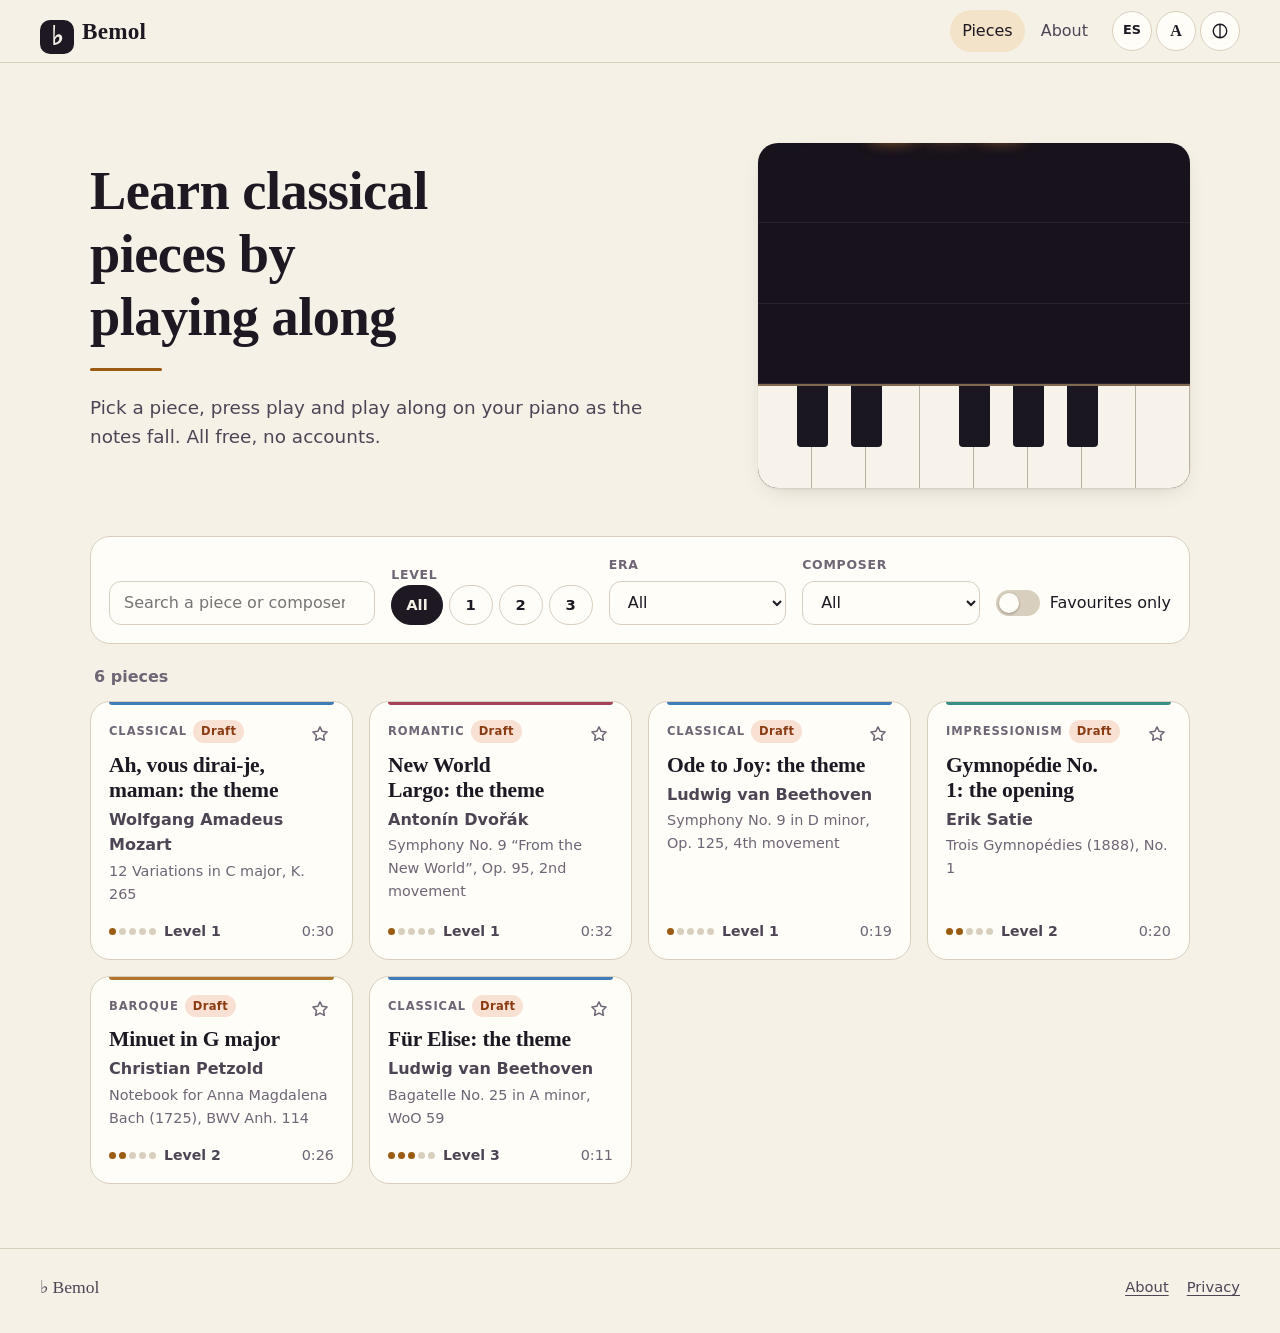
<file: index.html>
<!doctype html>
<html lang="es">
  <head>
    <meta http-equiv="Content-Security-Policy" content="default-src 'self'; script-src 'self'; style-src 'self' 'unsafe-inline'; img-src 'self' data:; media-src 'self' blob: https:; connect-src 'self'; font-src 'self'; worker-src 'self' blob:; manifest-src 'self'; object-src 'none'; base-uri 'self'; form-action 'none'" />
    <meta charset="UTF-8" />
    <meta name="viewport" content="width=device-width, initial-scale=1, viewport-fit=cover" />
    <meta name="theme-color" content="#15111a" />
    <meta name="color-scheme" content="light dark" />
    <meta name="referrer" content="strict-origin-when-cross-origin" />
    <link rel="icon" href="/favicon.svg" type="image/svg+xml" />
    <link rel="apple-touch-icon" href="/apple-touch-icon.png" />
    <!--bemol:meta:start-->
    <title>Bemol · Piano clásico</title>
    <meta name="description" content="Piezas de música clásica con notas que caen sobre un teclado. Toca a la vez en tu piano. Gratis, sin cuentas y en cualquier navegador." />
    <link rel="canonical" href="https://bemolpiano.github.io/" />
    <meta property="og:type" content="website" />
    <meta property="og:site_name" content="Bemol" />
    <meta property="og:locale" content="es_ES" />
    <meta property="og:title" content="Bemol · Piano clásico" />
    <meta property="og:description" content="Piezas de música clásica con notas que caen sobre un teclado. Toca a la vez en tu piano. Gratis, sin cuentas y en cualquier navegador." />
    <meta property="og:url" content="https://bemolpiano.github.io/" />
    <meta property="og:image" content="https://bemolpiano.github.io/og.png" />
    <meta property="og:image:width" content="1200" />
    <meta property="og:image:height" content="630" />
    <meta name="twitter:card" content="summary_large_image" />
    <!--bemol:meta:end-->
    <script type="module" crossorigin src="/assets/index-Bh2YSdq-.js"></script>
    <link rel="modulepreload" crossorigin href="/assets/rolldown-runtime-DN1TCW_I.js">
    <link rel="stylesheet" crossorigin href="/assets/index-C6fYQofJ.css">
  <link rel="manifest" href="/manifest.webmanifest"></head>
  <body>
    <div id="root"></div>
    <noscript>Bemol necesita JavaScript para reproducir las piezas.</noscript>
  </body>
</html>
</file>
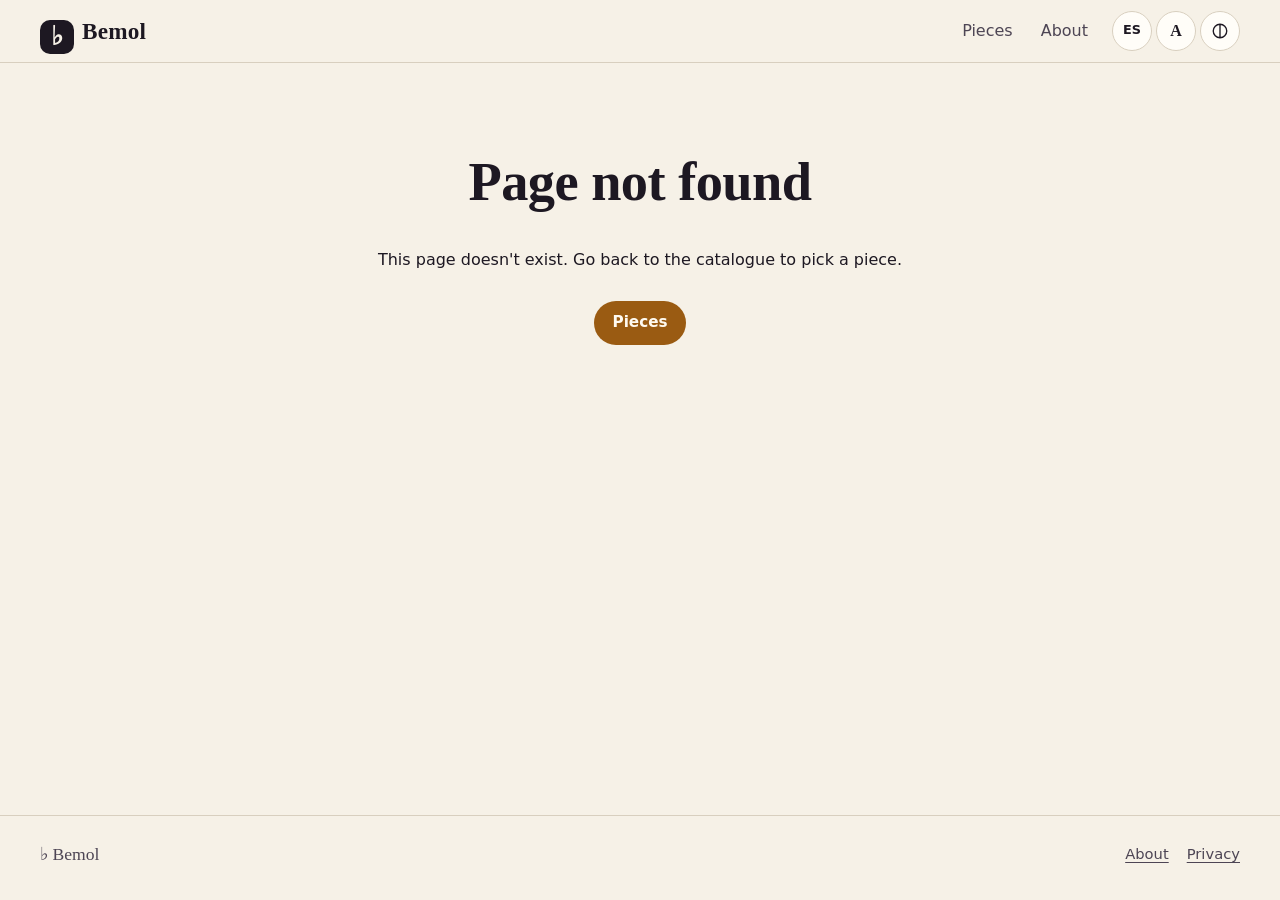
<file: acerca/index.html>
<!doctype html>
<html lang="es">
  <head>
    <meta http-equiv="Content-Security-Policy" content="default-src 'self'; script-src 'self'; style-src 'self' 'unsafe-inline'; img-src 'self' data:; media-src 'self' blob: https:; connect-src 'self'; font-src 'self'; worker-src 'self' blob:; manifest-src 'self'; object-src 'none'; base-uri 'self'; form-action 'none'" />
    <meta charset="UTF-8" />
    <meta name="viewport" content="width=device-width, initial-scale=1, viewport-fit=cover" />
    <meta name="theme-color" content="#15111a" />
    <meta name="color-scheme" content="light dark" />
    <meta name="referrer" content="strict-origin-when-cross-origin" />
    <link rel="icon" href="/favicon.svg" type="image/svg+xml" />
    <link rel="apple-touch-icon" href="/apple-touch-icon.png" />
    <!--bemol:meta:start-->
    <title>Acerca de Bemol</title>
    <meta name="description" content="Piezas de música clásica con notas que caen sobre un teclado. Toca a la vez en tu piano. Gratis, sin cuentas y en cualquier navegador." />
    <link rel="canonical" href="https://bemolpiano.github.io/acerca/" />
    <meta property="og:type" content="website" />
    <meta property="og:site_name" content="Bemol" />
    <meta property="og:locale" content="es_ES" />
    <meta property="og:title" content="Acerca de Bemol" />
    <meta property="og:description" content="Piezas de música clásica con notas que caen sobre un teclado. Toca a la vez en tu piano. Gratis, sin cuentas y en cualquier navegador." />
    <meta property="og:url" content="https://bemolpiano.github.io/acerca/" />
    <meta property="og:image" content="https://bemolpiano.github.io/og.png" />
    <meta property="og:image:width" content="1200" />
    <meta property="og:image:height" content="630" />
    <meta name="twitter:card" content="summary_large_image" />
    <!--bemol:meta:end-->
    <script type="module" crossorigin src="/assets/index-Bh2YSdq-.js"></script>
    <link rel="modulepreload" crossorigin href="/assets/rolldown-runtime-DN1TCW_I.js">
    <link rel="stylesheet" crossorigin href="/assets/index-C6fYQofJ.css">
  <link rel="manifest" href="/manifest.webmanifest"></head>
  <body>
    <div id="root"></div>
    <noscript>Bemol necesita JavaScript para reproducir las piezas.</noscript>
  </body>
</html>
</file>
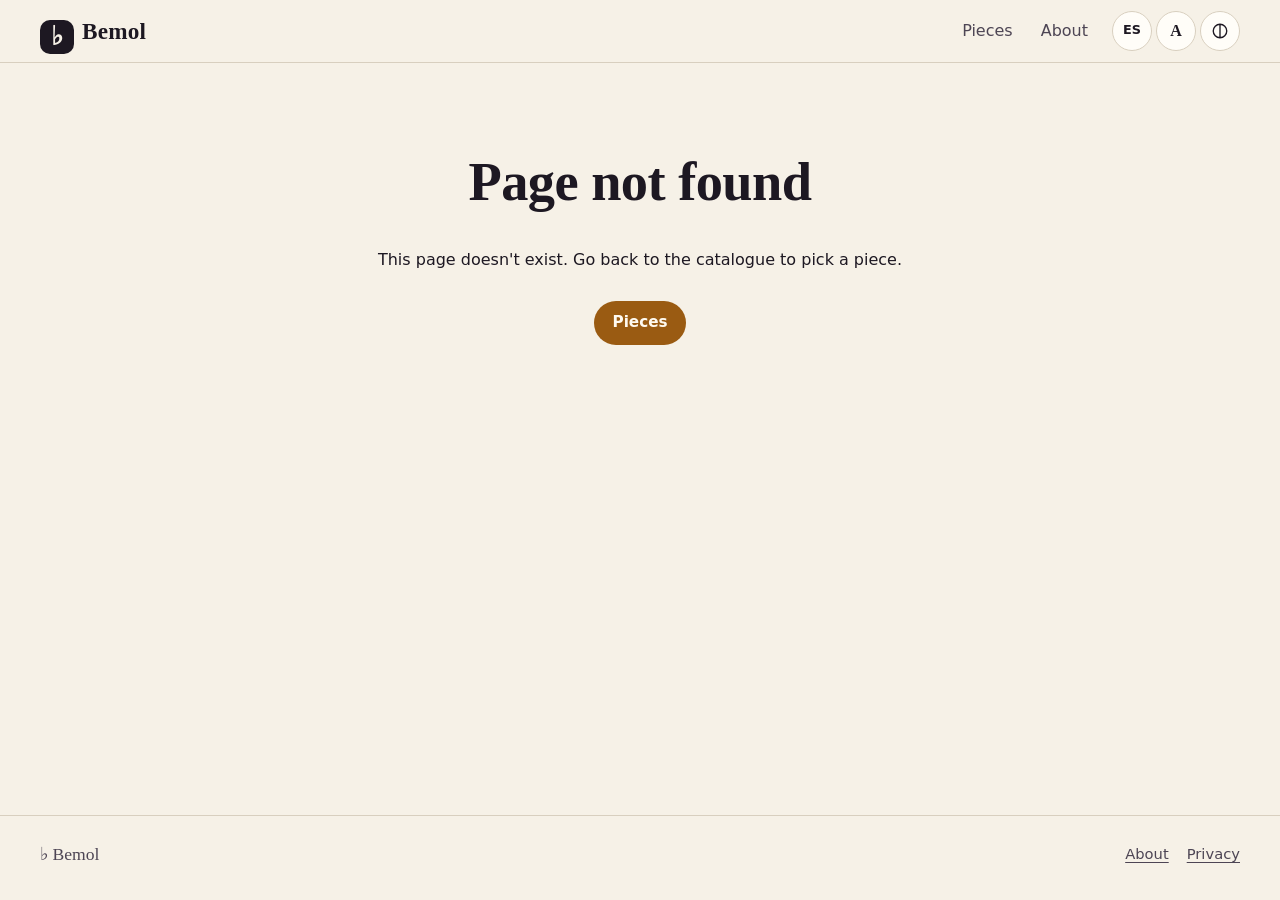
<file: privacidad/index.html>
<!doctype html>
<html lang="es">
  <head>
    <meta http-equiv="Content-Security-Policy" content="default-src 'self'; script-src 'self'; style-src 'self' 'unsafe-inline'; img-src 'self' data:; media-src 'self' blob: https:; connect-src 'self'; font-src 'self'; worker-src 'self' blob:; manifest-src 'self'; object-src 'none'; base-uri 'self'; form-action 'none'" />
    <meta charset="UTF-8" />
    <meta name="viewport" content="width=device-width, initial-scale=1, viewport-fit=cover" />
    <meta name="theme-color" content="#15111a" />
    <meta name="color-scheme" content="light dark" />
    <meta name="referrer" content="strict-origin-when-cross-origin" />
    <link rel="icon" href="/favicon.svg" type="image/svg+xml" />
    <link rel="apple-touch-icon" href="/apple-touch-icon.png" />
    <!--bemol:meta:start-->
    <title>Privacidad · Bemol</title>
    <meta name="description" content="Piezas de música clásica con notas que caen sobre un teclado. Toca a la vez en tu piano. Gratis, sin cuentas y en cualquier navegador." />
    <link rel="canonical" href="https://bemolpiano.github.io/privacidad/" />
    <meta property="og:type" content="website" />
    <meta property="og:site_name" content="Bemol" />
    <meta property="og:locale" content="es_ES" />
    <meta property="og:title" content="Privacidad · Bemol" />
    <meta property="og:description" content="Piezas de música clásica con notas que caen sobre un teclado. Toca a la vez en tu piano. Gratis, sin cuentas y en cualquier navegador." />
    <meta property="og:url" content="https://bemolpiano.github.io/privacidad/" />
    <meta property="og:image" content="https://bemolpiano.github.io/og.png" />
    <meta property="og:image:width" content="1200" />
    <meta property="og:image:height" content="630" />
    <meta name="twitter:card" content="summary_large_image" />
    <!--bemol:meta:end-->
    <script type="module" crossorigin src="/assets/index-Bh2YSdq-.js"></script>
    <link rel="modulepreload" crossorigin href="/assets/rolldown-runtime-DN1TCW_I.js">
    <link rel="stylesheet" crossorigin href="/assets/index-C6fYQofJ.css">
  <link rel="manifest" href="/manifest.webmanifest"></head>
  <body>
    <div id="root"></div>
    <noscript>Bemol necesita JavaScript para reproducir las piezas.</noscript>
  </body>
</html>
</file>
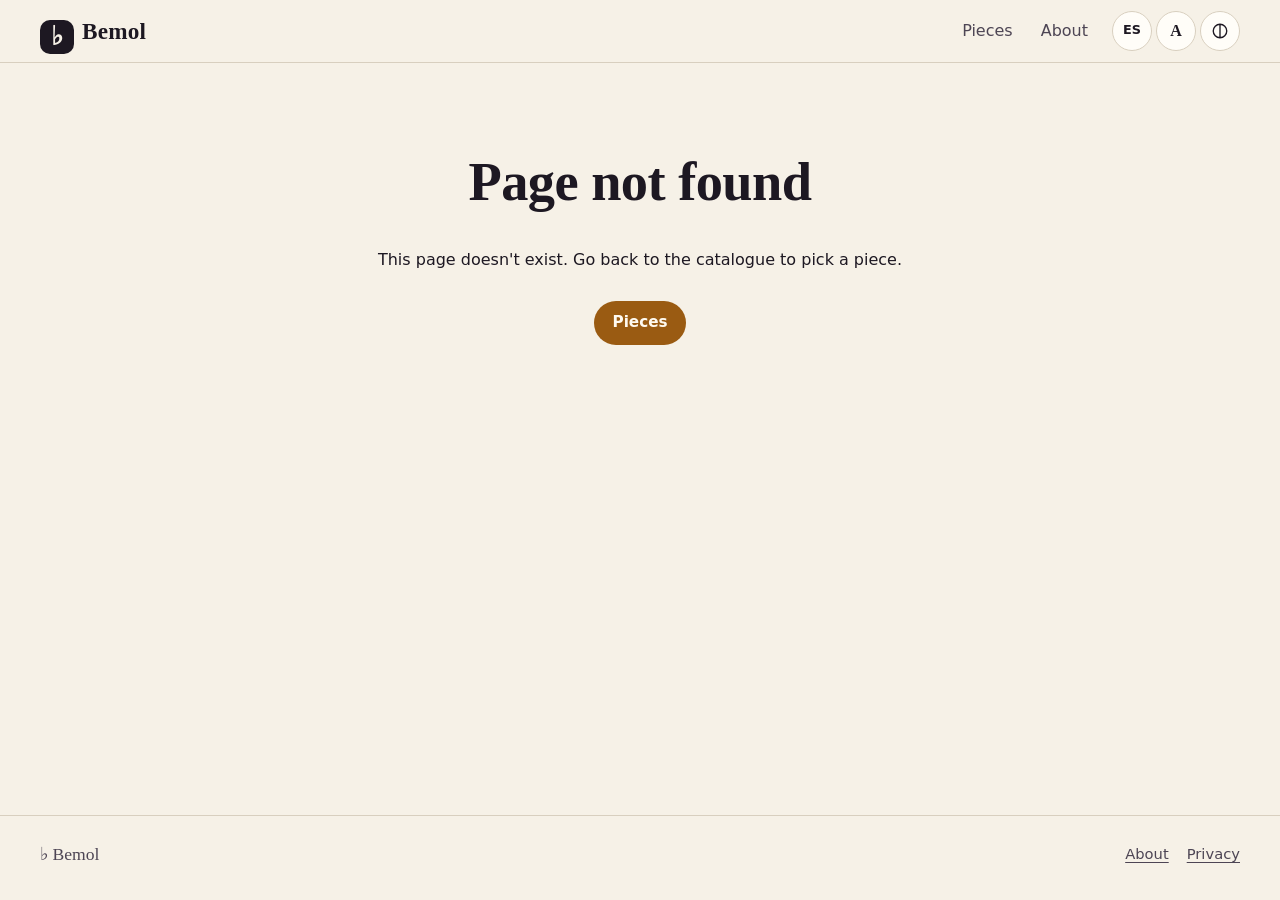
<file: pieza/beethoven-ode-to-joy-intro/index.html>
<!doctype html>
<html lang="es">
  <head>
    <meta http-equiv="Content-Security-Policy" content="default-src 'self'; script-src 'self'; style-src 'self' 'unsafe-inline'; img-src 'self' data:; media-src 'self' blob: https:; connect-src 'self'; font-src 'self'; worker-src 'self' blob:; manifest-src 'self'; object-src 'none'; base-uri 'self'; form-action 'none'" />
    <meta charset="UTF-8" />
    <meta name="viewport" content="width=device-width, initial-scale=1, viewport-fit=cover" />
    <meta name="theme-color" content="#15111a" />
    <meta name="color-scheme" content="light dark" />
    <meta name="referrer" content="strict-origin-when-cross-origin" />
    <link rel="icon" href="/favicon.svg" type="image/svg+xml" />
    <link rel="apple-touch-icon" href="/apple-touch-icon.png" />
    <!--bemol:meta:start-->
    <title>Oda a la Alegría: el tema · Ludwig van Beethoven · Bemol</title>
    <meta name="description" content="Sinfonía n.º 9 en re menor, Op. 125, 4.º movimiento. Ludwig van Beethoven. Nivel 1. Apréndela gratis con notas que caen sobre el teclado." />
    <link rel="canonical" href="https://bemolpiano.github.io/pieza/beethoven-ode-to-joy-intro/" />
    <meta property="og:type" content="website" />
    <meta property="og:site_name" content="Bemol" />
    <meta property="og:locale" content="es_ES" />
    <meta property="og:title" content="Oda a la Alegría: el tema · Ludwig van Beethoven · Bemol" />
    <meta property="og:description" content="Sinfonía n.º 9 en re menor, Op. 125, 4.º movimiento. Ludwig van Beethoven. Nivel 1. Apréndela gratis con notas que caen sobre el teclado." />
    <meta property="og:url" content="https://bemolpiano.github.io/pieza/beethoven-ode-to-joy-intro/" />
    <meta property="og:image" content="https://bemolpiano.github.io/og.png" />
    <meta property="og:image:width" content="1200" />
    <meta property="og:image:height" content="630" />
    <meta name="twitter:card" content="summary_large_image" />
    <!--bemol:meta:end-->
    <script type="module" crossorigin src="/assets/index-Bh2YSdq-.js"></script>
    <link rel="modulepreload" crossorigin href="/assets/rolldown-runtime-DN1TCW_I.js">
    <link rel="stylesheet" crossorigin href="/assets/index-C6fYQofJ.css">
  <link rel="manifest" href="/manifest.webmanifest"></head>
  <body>
    <div id="root"></div>
    <noscript>Bemol necesita JavaScript para reproducir las piezas.</noscript>
  </body>
</html>
</file>
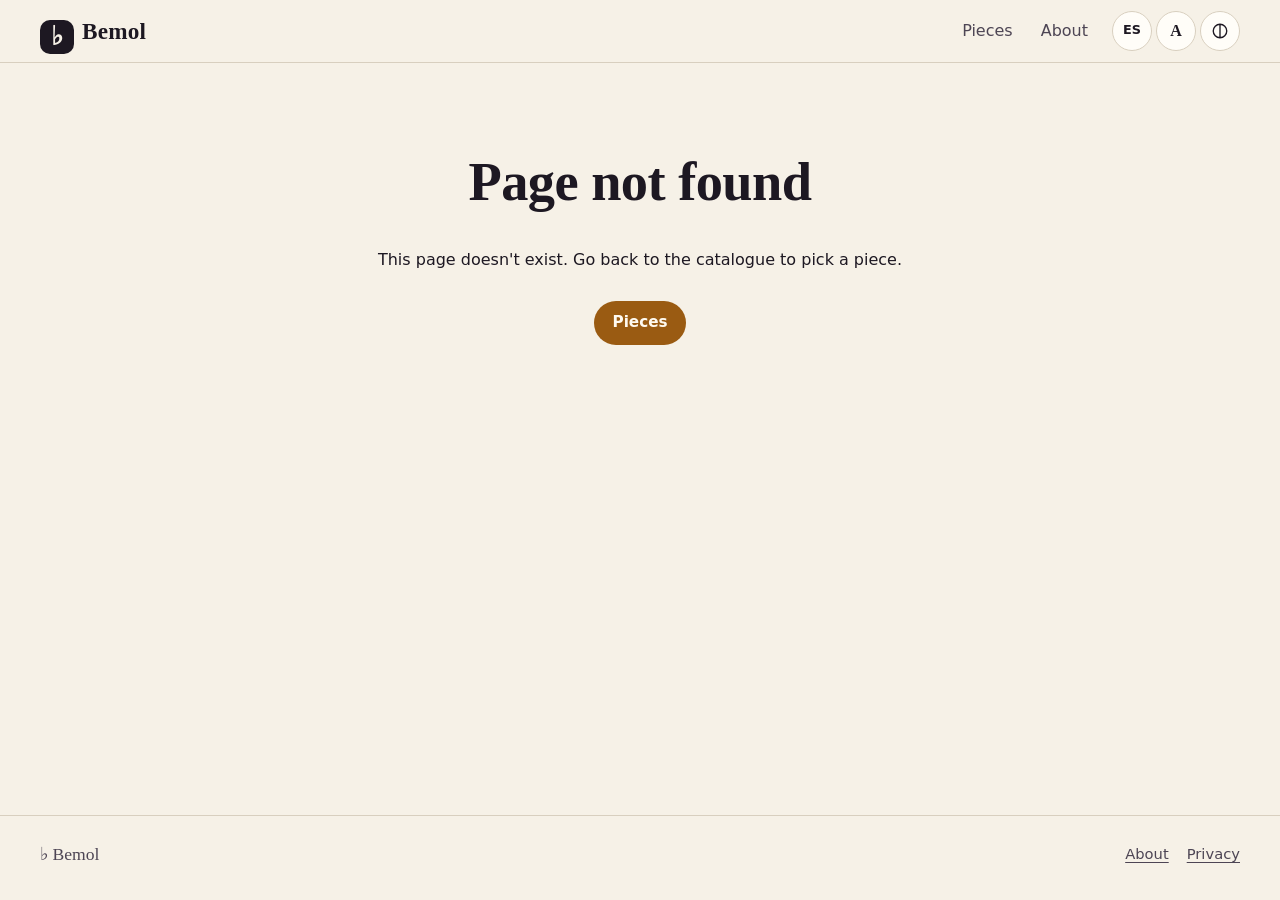
<file: pieza/beethoven-para-elisa-tema/index.html>
<!doctype html>
<html lang="es">
  <head>
    <meta http-equiv="Content-Security-Policy" content="default-src 'self'; script-src 'self'; style-src 'self' 'unsafe-inline'; img-src 'self' data:; media-src 'self' blob: https:; connect-src 'self'; font-src 'self'; worker-src 'self' blob:; manifest-src 'self'; object-src 'none'; base-uri 'self'; form-action 'none'" />
    <meta charset="UTF-8" />
    <meta name="viewport" content="width=device-width, initial-scale=1, viewport-fit=cover" />
    <meta name="theme-color" content="#15111a" />
    <meta name="color-scheme" content="light dark" />
    <meta name="referrer" content="strict-origin-when-cross-origin" />
    <link rel="icon" href="/favicon.svg" type="image/svg+xml" />
    <link rel="apple-touch-icon" href="/apple-touch-icon.png" />
    <!--bemol:meta:start-->
    <title>Para Elisa: el tema · Ludwig van Beethoven · Bemol</title>
    <meta name="description" content="Bagatela n.º 25 en la menor, WoO 59. Ludwig van Beethoven. Nivel 3. Apréndela gratis con notas que caen sobre el teclado." />
    <link rel="canonical" href="https://bemolpiano.github.io/pieza/beethoven-para-elisa-tema/" />
    <meta property="og:type" content="website" />
    <meta property="og:site_name" content="Bemol" />
    <meta property="og:locale" content="es_ES" />
    <meta property="og:title" content="Para Elisa: el tema · Ludwig van Beethoven · Bemol" />
    <meta property="og:description" content="Bagatela n.º 25 en la menor, WoO 59. Ludwig van Beethoven. Nivel 3. Apréndela gratis con notas que caen sobre el teclado." />
    <meta property="og:url" content="https://bemolpiano.github.io/pieza/beethoven-para-elisa-tema/" />
    <meta property="og:image" content="https://bemolpiano.github.io/og.png" />
    <meta property="og:image:width" content="1200" />
    <meta property="og:image:height" content="630" />
    <meta name="twitter:card" content="summary_large_image" />
    <!--bemol:meta:end-->
    <script type="module" crossorigin src="/assets/index-Bh2YSdq-.js"></script>
    <link rel="modulepreload" crossorigin href="/assets/rolldown-runtime-DN1TCW_I.js">
    <link rel="stylesheet" crossorigin href="/assets/index-C6fYQofJ.css">
  <link rel="manifest" href="/manifest.webmanifest"></head>
  <body>
    <div id="root"></div>
    <noscript>Bemol necesita JavaScript para reproducir las piezas.</noscript>
  </body>
</html>
</file>
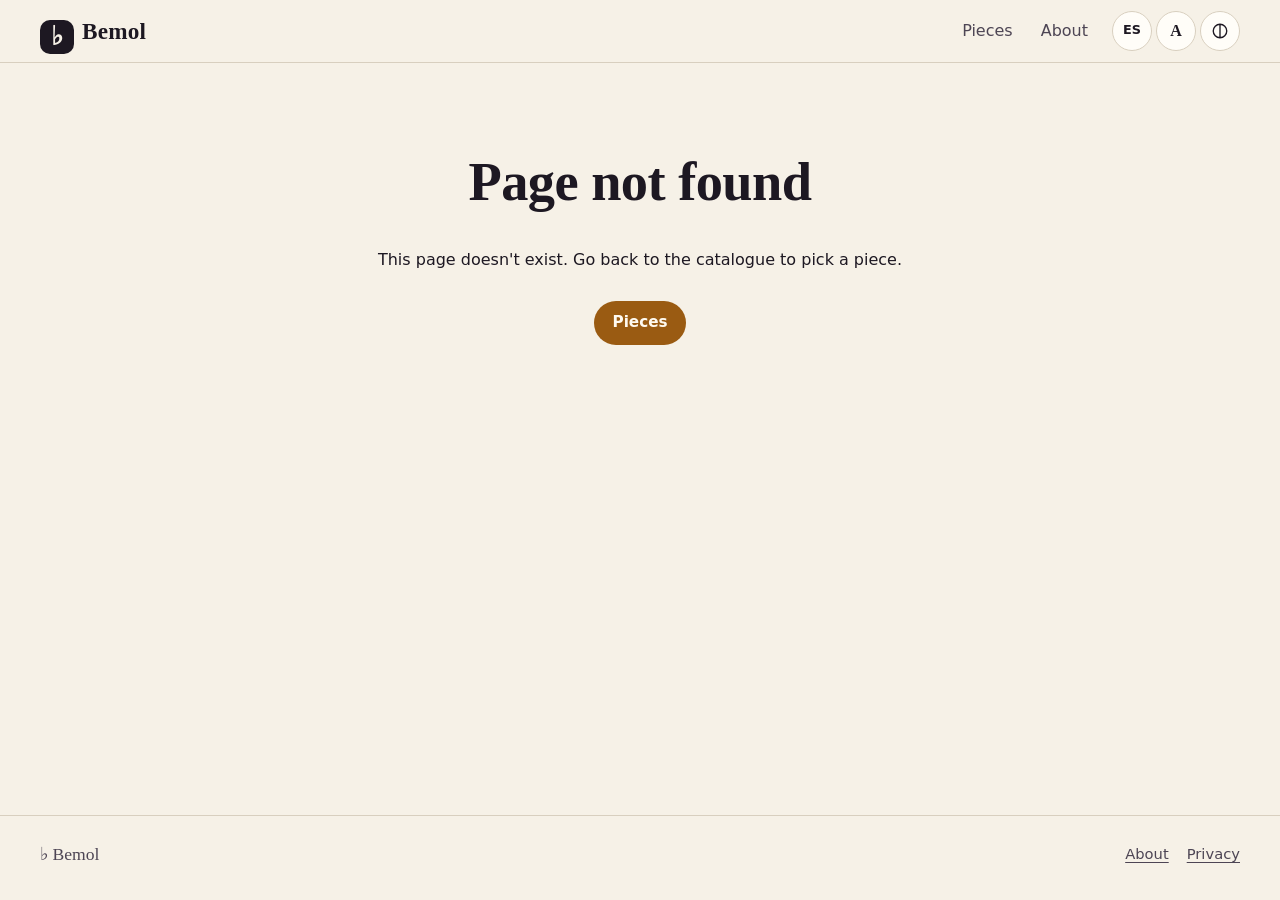
<file: pieza/dvorak-largo-nuevo-mundo-tema/index.html>
<!doctype html>
<html lang="es">
  <head>
    <meta http-equiv="Content-Security-Policy" content="default-src 'self'; script-src 'self'; style-src 'self' 'unsafe-inline'; img-src 'self' data:; media-src 'self' blob: https:; connect-src 'self'; font-src 'self'; worker-src 'self' blob:; manifest-src 'self'; object-src 'none'; base-uri 'self'; form-action 'none'" />
    <meta charset="UTF-8" />
    <meta name="viewport" content="width=device-width, initial-scale=1, viewport-fit=cover" />
    <meta name="theme-color" content="#15111a" />
    <meta name="color-scheme" content="light dark" />
    <meta name="referrer" content="strict-origin-when-cross-origin" />
    <link rel="icon" href="/favicon.svg" type="image/svg+xml" />
    <link rel="apple-touch-icon" href="/apple-touch-icon.png" />
    <!--bemol:meta:start-->
    <title>Largo del Nuevo Mundo: el tema · Antonín Dvořák · Bemol</title>
    <meta name="description" content="Sinfonía n.º 9 «Del Nuevo Mundo», Op. 95, 2.º movimiento. Antonín Dvořák. Nivel 1. Apréndela gratis con notas que caen sobre el teclado." />
    <link rel="canonical" href="https://bemolpiano.github.io/pieza/dvorak-largo-nuevo-mundo-tema/" />
    <meta property="og:type" content="website" />
    <meta property="og:site_name" content="Bemol" />
    <meta property="og:locale" content="es_ES" />
    <meta property="og:title" content="Largo del Nuevo Mundo: el tema · Antonín Dvořák · Bemol" />
    <meta property="og:description" content="Sinfonía n.º 9 «Del Nuevo Mundo», Op. 95, 2.º movimiento. Antonín Dvořák. Nivel 1. Apréndela gratis con notas que caen sobre el teclado." />
    <meta property="og:url" content="https://bemolpiano.github.io/pieza/dvorak-largo-nuevo-mundo-tema/" />
    <meta property="og:image" content="https://bemolpiano.github.io/og.png" />
    <meta property="og:image:width" content="1200" />
    <meta property="og:image:height" content="630" />
    <meta name="twitter:card" content="summary_large_image" />
    <!--bemol:meta:end-->
    <script type="module" crossorigin src="/assets/index-Bh2YSdq-.js"></script>
    <link rel="modulepreload" crossorigin href="/assets/rolldown-runtime-DN1TCW_I.js">
    <link rel="stylesheet" crossorigin href="/assets/index-C6fYQofJ.css">
  <link rel="manifest" href="/manifest.webmanifest"></head>
  <body>
    <div id="root"></div>
    <noscript>Bemol necesita JavaScript para reproducir las piezas.</noscript>
  </body>
</html>
</file>
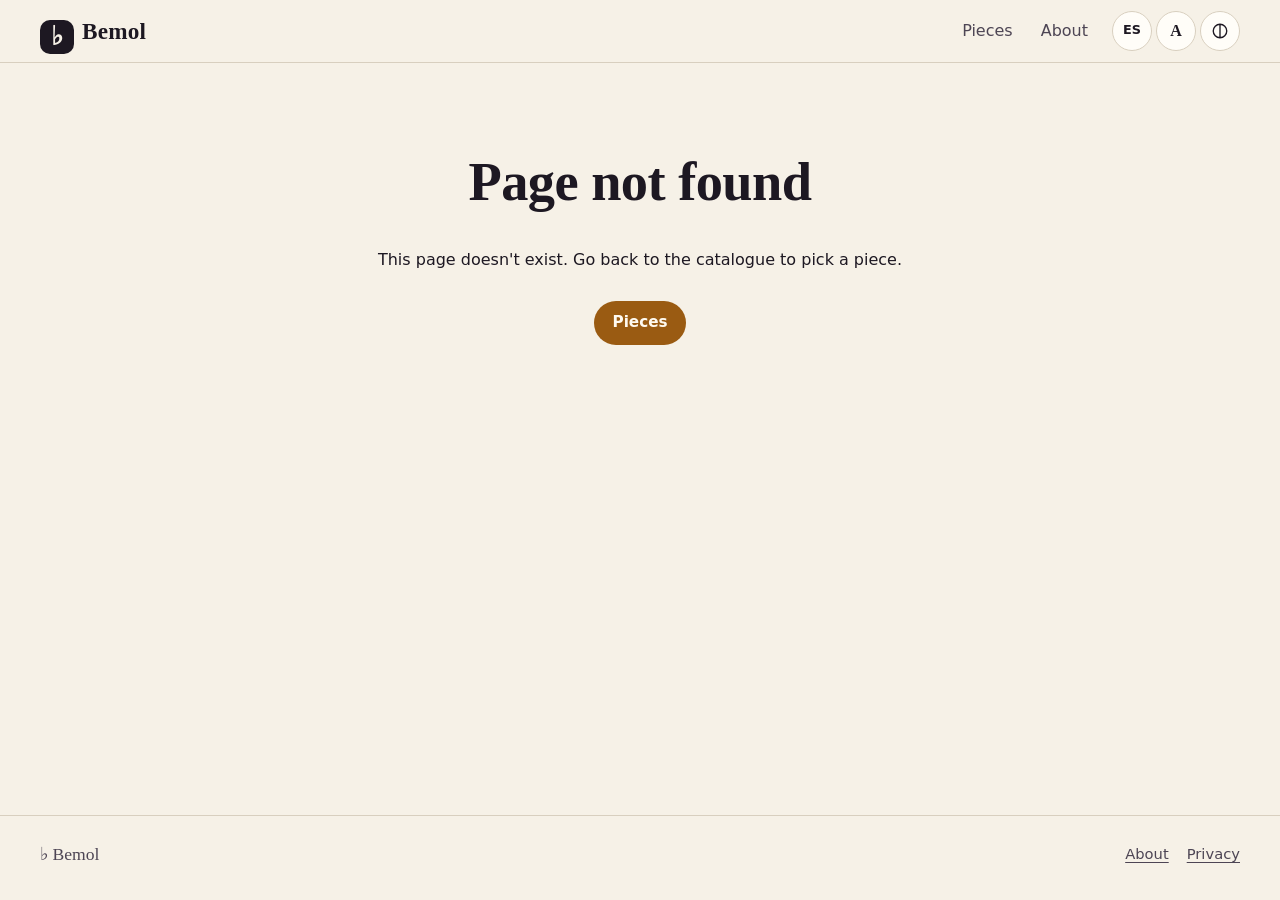
<file: pieza/mozart-ah-vous-dirai-je-maman-tema/index.html>
<!doctype html>
<html lang="es">
  <head>
    <meta http-equiv="Content-Security-Policy" content="default-src 'self'; script-src 'self'; style-src 'self' 'unsafe-inline'; img-src 'self' data:; media-src 'self' blob: https:; connect-src 'self'; font-src 'self'; worker-src 'self' blob:; manifest-src 'self'; object-src 'none'; base-uri 'self'; form-action 'none'" />
    <meta charset="UTF-8" />
    <meta name="viewport" content="width=device-width, initial-scale=1, viewport-fit=cover" />
    <meta name="theme-color" content="#15111a" />
    <meta name="color-scheme" content="light dark" />
    <meta name="referrer" content="strict-origin-when-cross-origin" />
    <link rel="icon" href="/favicon.svg" type="image/svg+xml" />
    <link rel="apple-touch-icon" href="/apple-touch-icon.png" />
    <!--bemol:meta:start-->
    <title>Ah, vous dirai-je, maman: el tema · Wolfgang Amadeus Mozart · Bemol</title>
    <meta name="description" content="12 variaciones en Do mayor, K. 265. Wolfgang Amadeus Mozart. Nivel 1. Apréndela gratis con notas que caen sobre el teclado." />
    <link rel="canonical" href="https://bemolpiano.github.io/pieza/mozart-ah-vous-dirai-je-maman-tema/" />
    <meta property="og:type" content="website" />
    <meta property="og:site_name" content="Bemol" />
    <meta property="og:locale" content="es_ES" />
    <meta property="og:title" content="Ah, vous dirai-je, maman: el tema · Wolfgang Amadeus Mozart · Bemol" />
    <meta property="og:description" content="12 variaciones en Do mayor, K. 265. Wolfgang Amadeus Mozart. Nivel 1. Apréndela gratis con notas que caen sobre el teclado." />
    <meta property="og:url" content="https://bemolpiano.github.io/pieza/mozart-ah-vous-dirai-je-maman-tema/" />
    <meta property="og:image" content="https://bemolpiano.github.io/og.png" />
    <meta property="og:image:width" content="1200" />
    <meta property="og:image:height" content="630" />
    <meta name="twitter:card" content="summary_large_image" />
    <!--bemol:meta:end-->
    <script type="module" crossorigin src="/assets/index-Bh2YSdq-.js"></script>
    <link rel="modulepreload" crossorigin href="/assets/rolldown-runtime-DN1TCW_I.js">
    <link rel="stylesheet" crossorigin href="/assets/index-C6fYQofJ.css">
  <link rel="manifest" href="/manifest.webmanifest"></head>
  <body>
    <div id="root"></div>
    <noscript>Bemol necesita JavaScript para reproducir las piezas.</noscript>
  </body>
</html>
</file>
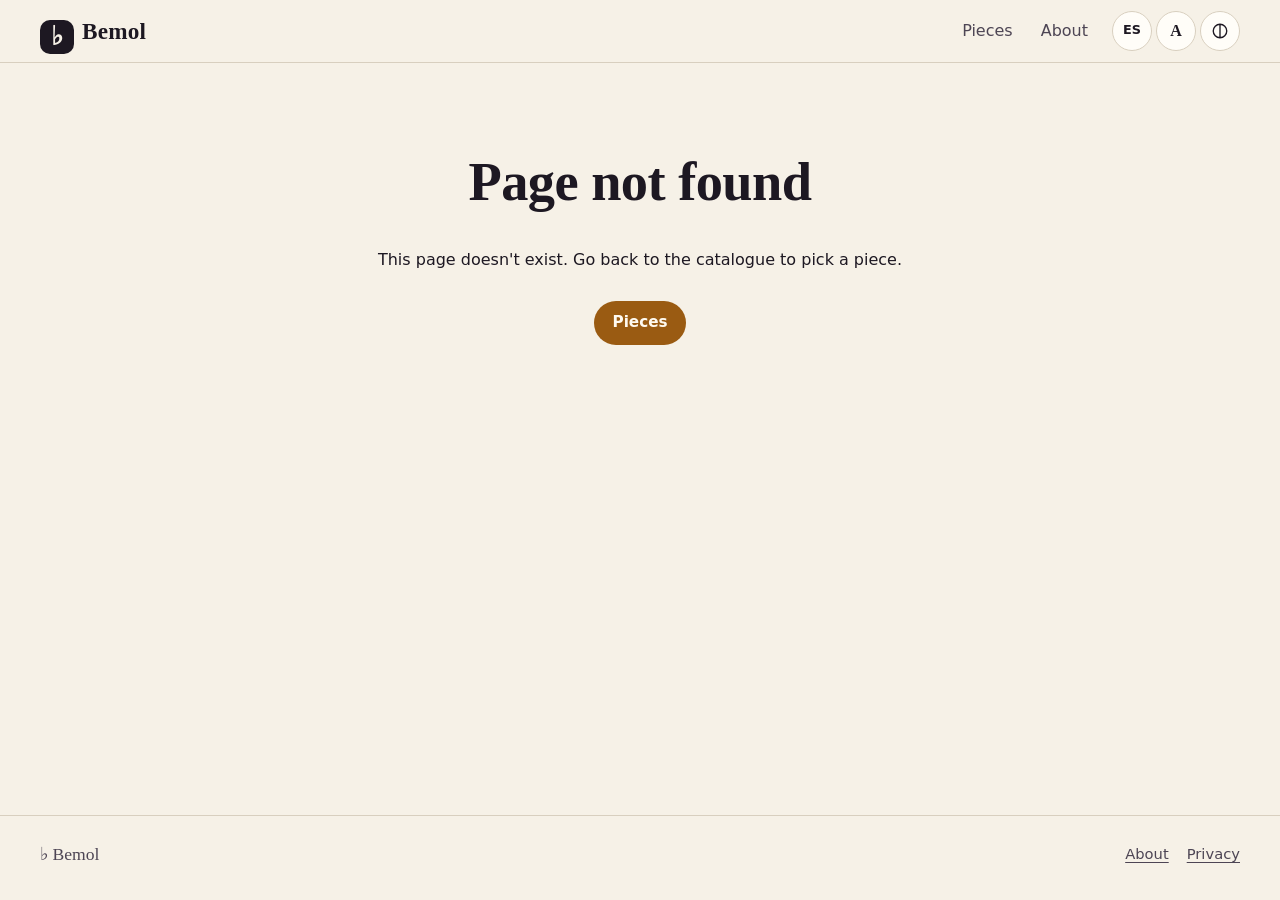
<file: pieza/petzold-minueto-en-sol/index.html>
<!doctype html>
<html lang="es">
  <head>
    <meta http-equiv="Content-Security-Policy" content="default-src 'self'; script-src 'self'; style-src 'self' 'unsafe-inline'; img-src 'self' data:; media-src 'self' blob: https:; connect-src 'self'; font-src 'self'; worker-src 'self' blob:; manifest-src 'self'; object-src 'none'; base-uri 'self'; form-action 'none'" />
    <meta charset="UTF-8" />
    <meta name="viewport" content="width=device-width, initial-scale=1, viewport-fit=cover" />
    <meta name="theme-color" content="#15111a" />
    <meta name="color-scheme" content="light dark" />
    <meta name="referrer" content="strict-origin-when-cross-origin" />
    <link rel="icon" href="/favicon.svg" type="image/svg+xml" />
    <link rel="apple-touch-icon" href="/apple-touch-icon.png" />
    <!--bemol:meta:start-->
    <title>Minueto en Sol mayor · Christian Petzold · Bemol</title>
    <meta name="description" content="Cuaderno de Anna Magdalena Bach (1725), BWV Anh. 114. Christian Petzold. Nivel 2. Apréndela gratis con notas que caen sobre el teclado." />
    <link rel="canonical" href="https://bemolpiano.github.io/pieza/petzold-minueto-en-sol/" />
    <meta property="og:type" content="website" />
    <meta property="og:site_name" content="Bemol" />
    <meta property="og:locale" content="es_ES" />
    <meta property="og:title" content="Minueto en Sol mayor · Christian Petzold · Bemol" />
    <meta property="og:description" content="Cuaderno de Anna Magdalena Bach (1725), BWV Anh. 114. Christian Petzold. Nivel 2. Apréndela gratis con notas que caen sobre el teclado." />
    <meta property="og:url" content="https://bemolpiano.github.io/pieza/petzold-minueto-en-sol/" />
    <meta property="og:image" content="https://bemolpiano.github.io/og.png" />
    <meta property="og:image:width" content="1200" />
    <meta property="og:image:height" content="630" />
    <meta name="twitter:card" content="summary_large_image" />
    <!--bemol:meta:end-->
    <script type="module" crossorigin src="/assets/index-Bh2YSdq-.js"></script>
    <link rel="modulepreload" crossorigin href="/assets/rolldown-runtime-DN1TCW_I.js">
    <link rel="stylesheet" crossorigin href="/assets/index-C6fYQofJ.css">
  <link rel="manifest" href="/manifest.webmanifest"></head>
  <body>
    <div id="root"></div>
    <noscript>Bemol necesita JavaScript para reproducir las piezas.</noscript>
  </body>
</html>
</file>
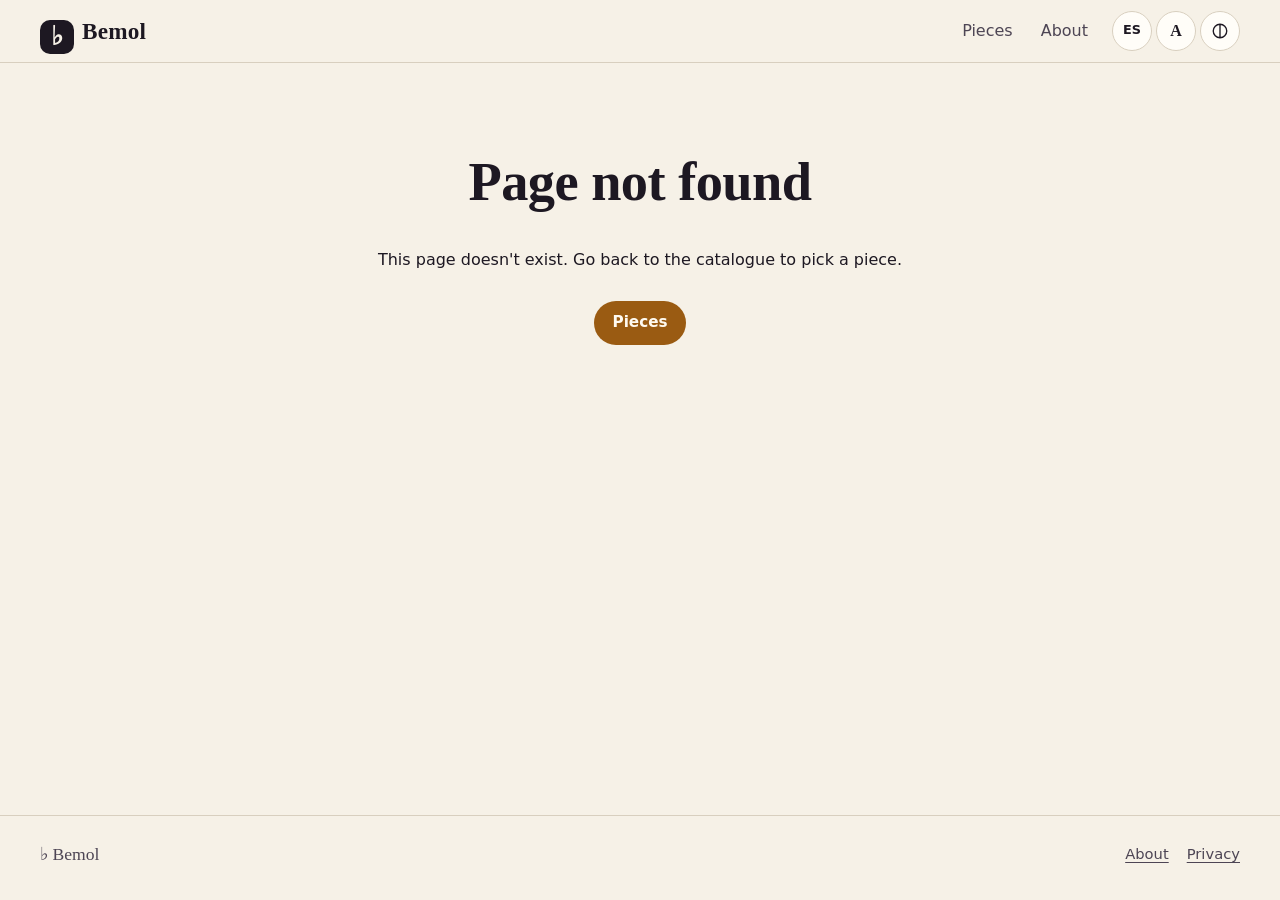
<file: pieza/satie-gymnopedie-1-inicio/index.html>
<!doctype html>
<html lang="es">
  <head>
    <meta http-equiv="Content-Security-Policy" content="default-src 'self'; script-src 'self'; style-src 'self' 'unsafe-inline'; img-src 'self' data:; media-src 'self' blob: https:; connect-src 'self'; font-src 'self'; worker-src 'self' blob:; manifest-src 'self'; object-src 'none'; base-uri 'self'; form-action 'none'" />
    <meta charset="UTF-8" />
    <meta name="viewport" content="width=device-width, initial-scale=1, viewport-fit=cover" />
    <meta name="theme-color" content="#15111a" />
    <meta name="color-scheme" content="light dark" />
    <meta name="referrer" content="strict-origin-when-cross-origin" />
    <link rel="icon" href="/favicon.svg" type="image/svg+xml" />
    <link rel="apple-touch-icon" href="/apple-touch-icon.png" />
    <!--bemol:meta:start-->
    <title>Gymnopédie n.º 1: el comienzo · Erik Satie · Bemol</title>
    <meta name="description" content="Trois Gymnopédies (1888), n.º 1. Erik Satie. Nivel 2. Apréndela gratis con notas que caen sobre el teclado." />
    <link rel="canonical" href="https://bemolpiano.github.io/pieza/satie-gymnopedie-1-inicio/" />
    <meta property="og:type" content="website" />
    <meta property="og:site_name" content="Bemol" />
    <meta property="og:locale" content="es_ES" />
    <meta property="og:title" content="Gymnopédie n.º 1: el comienzo · Erik Satie · Bemol" />
    <meta property="og:description" content="Trois Gymnopédies (1888), n.º 1. Erik Satie. Nivel 2. Apréndela gratis con notas que caen sobre el teclado." />
    <meta property="og:url" content="https://bemolpiano.github.io/pieza/satie-gymnopedie-1-inicio/" />
    <meta property="og:image" content="https://bemolpiano.github.io/og.png" />
    <meta property="og:image:width" content="1200" />
    <meta property="og:image:height" content="630" />
    <meta name="twitter:card" content="summary_large_image" />
    <!--bemol:meta:end-->
    <script type="module" crossorigin src="/assets/index-Bh2YSdq-.js"></script>
    <link rel="modulepreload" crossorigin href="/assets/rolldown-runtime-DN1TCW_I.js">
    <link rel="stylesheet" crossorigin href="/assets/index-C6fYQofJ.css">
  <link rel="manifest" href="/manifest.webmanifest"></head>
  <body>
    <div id="root"></div>
    <noscript>Bemol necesita JavaScript para reproducir las piezas.</noscript>
  </body>
</html>
</file>
<file: assets/index-C6fYQofJ.css>
:root{--font-display:"Iowan Old Style", "Palatino Linotype", Palatino, "Book Antiqua", Georgia, serif;--font-body:system-ui, -apple-system, "Segoe UI", Roboto, "Helvetica Neue", Arial, sans-serif;--bg:#f6f1e7;--bg-raised:#fffdf8;--bg-sunken:#ece5d6;--ink:#1d1822;--ink-soft:#4d4554;--ink-faint:#6e6575;--line:#d8cfbf;--accent:#9a5b12;--accent-strong:#7d4709;--accent-ink:#fffaf0;--accent-wash:#f3e3c8;--focus:#1f6fb5;--draft:#8a3b12;--draft-wash:#f8e1d3;--ok:#2f6b3a;--ok-wash:#dcefdc;--shadow:0 1px 2px #281c0a14, 0 8px 24px -12px #281c0a40;--roll-bg:#17121c;--roll-bar:#ffffff12;--roll-hit:#ffd69673;--hand-right:#f2a541;--hand-right-dim:#f2a54142;--hand-left:#5aa9e6;--hand-left-dim:#5aa9e642;--note-text:#1a1206;--key-white:#f7f3ea;--key-white-edge:#3a3240;--key-black:#1b1720;--key-edge:#b9b0a2;--key-label:#6b6372;--radius-s:6px;--radius-m:12px;--radius-l:20px;--gutter:clamp(16px, 4vw, 40px);--max:1180px;--ease:cubic-bezier(.2, .8, .2, 1);font-size:100%}:root[data-text-size=large]{font-size:112.5%}:root[data-text-size=xlarge]{font-size:125%}@media (prefers-color-scheme:dark){:root:not([data-theme=light]){--bg:#120e16;--bg-raised:#1c1622;--bg-sunken:#0c090f;--ink:#f3ece0;--ink-soft:#cbbfb0;--ink-faint:#a1958a;--line:#342b3b;--accent:#f2b45c;--accent-strong:#ffc979;--accent-ink:#1a1206;--accent-wash:#33261a;--focus:#7cc0ff;--draft:#ffb48a;--draft-wash:#3a2219;--ok:#9ad7a2;--ok-wash:#1d2f20;--shadow:0 1px 2px #0006, 0 12px 32px -16px #000c;--lightningcss-light: ;--lightningcss-dark:initial;color-scheme:dark}}:root[data-theme=dark]{--bg:#120e16;--bg-raised:#1c1622;--bg-sunken:#0c090f;--ink:#f3ece0;--ink-soft:#cbbfb0;--ink-faint:#a1958a;--line:#342b3b;--accent:#f2b45c;--accent-strong:#ffc979;--accent-ink:#1a1206;--accent-wash:#33261a;--focus:#7cc0ff;--draft:#ffb48a;--draft-wash:#3a2219;--ok:#9ad7a2;--ok-wash:#1d2f20;--shadow:0 1px 2px #0006, 0 12px 32px -16px #000c;--lightningcss-light: ;--lightningcss-dark:initial;color-scheme:dark}:root[data-theme=light]{--lightningcss-light:initial;--lightningcss-dark: ;color-scheme:light}*,:before,:after{box-sizing:border-box}html{-webkit-text-size-adjust:100%;scroll-padding-top:80px}body{background:var(--bg);min-height:100vh;color:var(--ink);font:400 1rem/1.6 var(--font-body);-webkit-font-smoothing:antialiased;flex-direction:column;margin:0;display:flex;overflow-x:hidden}#root{display:contents}main{width:100%;max-width:var(--max);padding:8px var(--gutter) 64px;outline:none;flex:1;margin:0 auto}h1,h2,h3{font-family:var(--font-display);letter-spacing:-.01em;text-wrap:balance;margin:0 0 .4em;font-weight:600;line-height:1.15}h1{font-size:clamp(2rem,1.4rem + 2.6vw,3.4rem)}h2{font-size:clamp(1.4rem,1.2rem + .8vw,1.9rem)}h3{font-size:1.2rem}p{margin:0 0 1em}a{color:var(--accent);text-underline-offset:3px}a:hover{color:var(--accent-strong)}:focus-visible{outline:3px solid var(--focus);outline-offset:2px;border-radius:4px}.visually-hidden{clip:rect(0 0 0 0);white-space:nowrap;width:1px;height:1px;overflow:hidden;position:absolute!important}.skip-link{background:var(--accent);color:var(--accent-ink);border-radius:var(--radius-s);z-index:10;padding:10px 16px;position:absolute;top:-60px;left:12px}.skip-link:focus{top:12px}.icon{flex:none;display:block}.muted{color:var(--ink-faint)}.lead{color:var(--ink-soft);max-width:60ch;font-size:1.15rem}.site-header{z-index:5;padding:10px var(--gutter);background:color-mix(in srgb, var(--bg) 86%, transparent);-webkit-backdrop-filter:blur(10px);backdrop-filter:blur(10px);border-bottom:1px solid var(--line);align-items:center;gap:12px;display:flex;position:sticky;top:0}.brand{color:var(--ink);align-items:baseline;gap:8px;margin-right:auto;text-decoration:none;display:inline-flex}.brand-mark{background:var(--ink);width:34px;height:34px;color:var(--bg);font:600 1.6rem/1 var(--font-display);border-radius:10px;place-items:center;display:inline-grid;transform:translateY(6px)}.brand-name{font:600 1.45rem/1 var(--font-display);letter-spacing:.01em}.main-nav{gap:4px;display:flex}.main-nav a{color:var(--ink-soft);border-radius:999px;padding:8px 12px;font-weight:500;text-decoration:none}.main-nav a:hover{color:var(--ink);background:var(--bg-sunken)}.main-nav a[aria-current=page]{color:var(--ink);background:var(--accent-wash)}.header-tools{gap:4px;display:flex}.tool-button{border:1px solid var(--line);background:var(--bg-raised);min-width:40px;height:40px;color:var(--ink);font:600 .8rem/1 var(--font-body);cursor:pointer;border-radius:999px;place-items:center;padding:0 8px;display:inline-grid}.tool-button:hover{border-color:var(--ink-faint)}.text-size-glyph{font-family:var(--font-display);font-size:1rem}.text-size-glyph.size-large{font-size:1.15rem}.text-size-glyph.size-xlarge{font-size:1.3rem}@media (max-width:560px){.main-nav a{padding:8px}.brand-name{display:none}}.site-footer{padding:24px var(--gutter) 32px;border-top:1px solid var(--line);color:var(--ink-faint);flex-wrap:wrap;justify-content:space-between;align-items:center;gap:12px 24px;font-size:.92rem;display:flex}.footer-brand{font-family:var(--font-display);color:var(--ink-soft);margin:0;font-size:1.1rem}.footer-nav{flex-wrap:wrap;gap:4px 18px;display:flex}.footer-nav a{color:var(--ink-soft)}.button{background:var(--accent);min-height:44px;color:var(--accent-ink);font:600 .95rem/1 var(--font-body);cursor:pointer;transition:background .15s var(--ease), transform .15s var(--ease);border:1px solid #0000;border-radius:999px;justify-content:center;align-items:center;gap:8px;padding:0 18px;text-decoration:none;display:inline-flex}.button:hover{background:var(--accent-strong);color:var(--accent-ink)}.button:active{transform:translateY(1px)}.button.ghost{color:var(--ink);border-color:var(--line);background:0 0}.button.ghost:hover{background:var(--bg-sunken);color:var(--ink)}.button.ghost.is-on{border-color:var(--accent);color:var(--accent)}.text-button{color:var(--accent);font:600 .95rem/1 var(--font-body);cursor:pointer;text-underline-offset:3px;background:0 0;border:0;padding:8px 4px;text-decoration:underline}.icon-button{border:1px solid var(--line);background:var(--bg-raised);width:44px;height:44px;color:var(--ink);cursor:pointer;border-radius:999px;place-items:center;display:inline-grid}.icon-button:hover:not(:disabled){border-color:var(--ink-faint)}.icon-button:disabled,.button:disabled{opacity:.45;cursor:not-allowed}input[type=search],select{border:1px solid var(--line);border-radius:var(--radius-m);background:var(--bg-raised);width:100%;min-height:44px;color:var(--ink);font:inherit;padding:0 14px}select{padding-right:32px}input[type=range]{width:100%;accent-color:var(--accent);min-height:32px}fieldset{border:0;min-width:0;margin:0;padding:0}.field{flex-direction:column;gap:6px;min-width:0;display:flex}.field-label{letter-spacing:.06em;text-transform:uppercase;color:var(--ink-faint);justify-content:space-between;gap:8px;padding:0;font-size:.78rem;font-weight:700;display:flex}.field-label output{color:var(--ink);letter-spacing:0;text-transform:none;font-size:.95rem}.chips{flex-wrap:wrap;gap:6px;display:flex}.chip{border:1px solid var(--line);background:var(--bg-raised);min-width:44px;min-height:40px;color:var(--ink);font:600 .92rem/1 var(--font-body);cursor:pointer;border-radius:999px;padding:0 14px}.chip[aria-pressed=true]{background:var(--ink);color:var(--bg);border-color:var(--ink)}.segmented{border:1px solid var(--line);background:var(--bg-sunken);border-radius:999px;flex-wrap:nowrap;max-width:100%;padding:3px;display:inline-flex}.segment{position:relative}.segment input{z-index:1;opacity:0;cursor:pointer;width:100%;height:100%;margin:0;position:absolute;inset:0}.segment span{white-space:nowrap;min-height:36px;color:var(--ink-soft);border-radius:999px;place-items:center;padding:0 12px;font-size:.92rem;font-weight:600;display:inline-grid}.segment input:checked+span{background:var(--bg-raised);color:var(--ink);box-shadow:var(--shadow)}.segment input:focus-visible+span{outline:3px solid var(--focus);outline-offset:1px}.toggle{cursor:pointer;align-items:center;gap:10px;min-height:44px;font-weight:500;display:inline-flex;position:relative}.toggle input{z-index:1;opacity:0;cursor:pointer;width:44px;height:26px;margin:0;position:absolute;top:50%;left:0;transform:translateY(-50%)}.toggle-track{background:var(--line);width:44px;height:26px;transition:background .2s var(--ease);border-radius:999px;flex:none;position:relative}.toggle-track:after{content:"";background:var(--bg-raised);width:20px;height:20px;transition:transform .2s var(--ease);border-radius:50%;position:absolute;top:3px;left:3px;box-shadow:0 1px 3px #0000004d}.toggle input:checked+.toggle-track{background:var(--accent)}.toggle input:checked+.toggle-track:after{transform:translate(18px)}.toggle input:focus-visible+.toggle-track{outline:3px solid var(--focus);outline-offset:2px}.hero{grid-template-columns:minmax(0,1.4fr) minmax(0,1fr);align-items:center;gap:clamp(24px,5vw,64px);padding:clamp(28px,6vw,72px) 0 clamp(24px,4vw,48px);display:grid}.hero h1{max-width:15ch}.hero h1:after{content:"";background:var(--accent);border-radius:2px;width:72px;height:3px;margin-top:20px;display:block}.hero-keys{aspect-ratio:4/3.2;border-radius:var(--radius-l);background:var(--roll-bg);box-shadow:var(--shadow);isolation:isolate;position:relative;overflow:hidden}.hero-keys:before{content:"";background:repeating-linear-gradient(to bottom, transparent 0 23%, var(--roll-bar) 23% calc(23% + 1px));position:absolute;inset:0}.hero-fall{position:absolute;inset:0 0 30%;overflow:hidden}.hero-note{background:var(--hand-right);border-radius:6px;width:10%;animation:5.4s linear infinite hero-fall;position:absolute;top:0;transform:translateY(-110%);box-shadow:0 0 18px #f2a54173}.hero-note.left{background:var(--hand-left);box-shadow:0 0 18px #5aa9e673}@keyframes hero-fall{0%{transform:translateY(-110%)}to{transform:translateY(420%)}}.hero-octave{border-top:2px solid var(--roll-hit);display:flex;position:absolute;inset:70% 0 0}.hero-white{background:var(--key-white);border-right:1px solid var(--key-edge);flex:1}.hero-black{background:var(--key-black);border-radius:0 0 4px 4px;width:7.2%;height:60%;position:absolute;top:0}@media (max-width:760px){.hero{grid-template-columns:1fr;padding-top:24px}.hero-keys{aspect-ratio:auto;height:200px;max-height:220px}}.filters{border:1px solid var(--line);border-radius:var(--radius-l);background:var(--bg-raised);grid-template-columns:minmax(200px,1.5fr) auto minmax(150px,1fr) minmax(150px,1fr) auto;align-items:end;gap:16px;padding:18px;display:grid}@media (max-width:980px){.filters{grid-template-columns:1fr 1fr}.search-field,.level-filter{grid-column:1/-1}}@media (max-width:520px){.filters{grid-template-columns:1fr;padding:14px}}.results-bar{justify-content:space-between;align-items:center;margin:20px 4px 12px;display:flex}.count{color:var(--ink-faint);margin:0;font-weight:600}.empty{text-align:center;color:var(--ink-soft);padding:40px 0}.grid{grid-template-columns:repeat(auto-fill,minmax(min(100%,260px),1fr));gap:16px;margin:0;padding:0;list-style:none;display:grid}.card{border:1px solid var(--line);border-radius:var(--radius-l);background:var(--bg-raised);height:100%;transition:transform .2s var(--ease), box-shadow .2s var(--ease), border-color .2s var(--ease);flex-direction:column;padding:18px 18px 16px;display:flex;position:relative}.card:before{content:"";background:var(--era-color,var(--accent));border-radius:0 0 3px 3px;height:3px;position:absolute;top:0;left:18px;right:18px}.card:hover{box-shadow:var(--shadow);border-color:var(--ink-faint);transform:translateY(-2px)}.card:focus-within{border-color:var(--focus)}.era-baroque{--era-color:#b0772a}.era-classical{--era-color:#3f7cb8}.era-romantic{--era-color:#a4405a}.era-impressionist{--era-color:#3a8f84}.era-modern{--era-color:#6c5bb3}.era-renaissance{--era-color:#7d8a35}.card-top{flex-wrap:wrap;align-items:center;gap:6px;margin-bottom:10px;padding-right:44px;display:flex}.era-tag{letter-spacing:.08em;text-transform:uppercase;color:var(--ink-faint);font-size:.72rem;font-weight:700}.badge{letter-spacing:.03em;border-radius:999px;align-items:center;gap:4px;padding:2px 8px;font-size:.72rem;font-weight:700;display:inline-flex}.badge.draft{background:var(--draft-wash);color:var(--draft)}.badge.practiced{background:var(--ok-wash);color:var(--ok)}.card-title{margin:0 0 4px;font-size:1.35rem}.card-link{color:var(--ink);text-decoration:none}.card-link:after{content:"";border-radius:inherit;position:absolute;inset:0}.card-link:focus-visible{outline:none}.card-composer{color:var(--ink-soft);margin:0;font-weight:600}.card-work{color:var(--ink-faint);margin:2px 0 0;font-size:.9rem}.card-meta{color:var(--ink-faint);justify-content:space-between;align-items:center;gap:12px;margin-top:auto;padding-top:14px;font-size:.9rem;display:flex}.fav-button{z-index:1;width:44px;height:44px;color:var(--ink-faint);cursor:pointer;background:0 0;border:0;border-radius:999px;place-items:center;display:grid;position:absolute;top:10px;right:10px}.fav-button:hover{color:var(--accent);background:var(--bg-sunken)}.fav-button.is-on{color:var(--accent)}.level{align-items:center;gap:8px;display:inline-flex}.level-dots{gap:3px;display:inline-flex}.dot{background:var(--line);border-radius:50%;width:7px;height:7px}.dot.on{background:var(--accent)}.level-text{color:var(--ink-soft);font-size:.88rem;font-weight:600}.back-link{color:var(--ink-soft);align-items:center;gap:6px;margin:16px 0 8px;font-weight:600;text-decoration:none;display:inline-flex}.back-link:hover{color:var(--ink)}.piece-header{flex-wrap:wrap;justify-content:space-between;align-items:flex-end;gap:16px 32px;margin-bottom:20px;display:flex}.eyebrow{color:var(--accent);letter-spacing:.02em;margin:0 0 6px;font-weight:700}.dates{color:var(--ink-faint);font-weight:500}.piece-header h1{margin-bottom:4px}.work{color:var(--ink-soft);font-style:italic;font-family:var(--font-display);margin-bottom:12px;font-size:1.1rem}.piece-meta{color:var(--ink-soft);flex-wrap:wrap;align-items:center;gap:8px 18px;font-size:.92rem;display:flex}.piece-actions{flex-wrap:wrap;align-items:center;gap:8px;display:flex}.share-status{min-width:1px;color:var(--ok);font-size:.9rem}.draft-notice{border-radius:var(--radius-m);background:var(--draft-wash);color:var(--ink);flex-wrap:wrap;align-items:center;gap:8px;padding:10px 14px;font-size:.92rem;display:flex}.practice{flex-direction:column;gap:16px;display:flex}.practice-placeholder{border-radius:var(--radius-l);background:var(--roll-bg);height:min(64vh,620px)}.stage{border-radius:var(--radius-l);background:var(--roll-bg);box-shadow:var(--shadow);flex-direction:column;display:flex;overflow:hidden}.canvas-wrap{height:min(64vh,620px);min-height:300px;position:relative}.stage.is-fullscreen{border-radius:0;height:100vh}.stage.is-fullscreen .canvas-wrap{flex:1;height:auto}.roll{touch-action:manipulation;cursor:pointer;width:100%;height:100%;display:block}.stage-overlay{color:#f3ece0;text-align:center;background:#17121cc7;place-content:center;justify-items:center;gap:12px;padding:24px;display:grid;position:absolute;inset:0}.spinner{border:3px solid #f2b45c40;border-top-color:#f2b45c;border-radius:50%;width:28px;height:28px;animation:.9s linear infinite spin}@keyframes spin{to{transform:rotate(1turn)}}.transport{color:#f3ece0;background:#211a28;align-items:center;gap:10px;padding:10px 14px;display:flex}.transport .icon-button{color:#f3ece0;background:0 0;border-color:#4a3f52}.transport .icon-button:hover:not(:disabled){border-color:#a1958a}.play-button{color:#1a1206;cursor:pointer;width:54px;height:54px;transition:transform .15s var(--ease);background:#f2b45c;border:0;border-radius:50%;flex:none;place-items:center;display:grid;box-shadow:0 0 0 4px #f2b45c2e}.play-button:hover:not(:disabled){transform:scale(1.05)}.play-button:disabled{opacity:.5;cursor:not-allowed}.progress{flex-direction:column;flex:1;gap:0;min-width:0;display:flex}.progress input{accent-color:#f2b45c}.bar-label{color:#cbbfb0;font-variant-numeric:tabular-nums;font-size:.8rem}.settings{border:1px solid var(--line);border-radius:var(--radius-l);background:var(--bg-raised);grid-template-columns:repeat(auto-fit,minmax(min(100%,300px),1fr));gap:18px 28px;padding:18px;display:grid}.field-group{flex-direction:column;gap:6px;display:flex}.field-group.toggles{flex-flow:wrap;align-self:end;gap:4px 20px}.speed-row{align-items:center;gap:8px;display:flex}.hint{color:var(--ink-faint);flex-wrap:wrap;gap:4px 16px;margin:0;font-size:.86rem;display:flex}@media (pointer:coarse){.only-pointer-fine{display:none}}.learn{margin-top:40px}.pills{grid-template-columns:repeat(auto-fit,minmax(min(100%,300px),1fr));gap:16px;display:grid}.pill{border-radius:var(--radius-l);background:var(--bg-raised);border:1px solid var(--line);border-left:4px solid var(--accent);padding:20px 22px}.pill-theory{border-left-color:var(--hand-left)}.pill-kind{letter-spacing:.08em;text-transform:uppercase;color:var(--ink-faint);margin:0 0 6px;font-size:.72rem;font-weight:700}.pill p:last-child{color:var(--ink-soft);margin:0}.videos,.recording{margin-top:24px}.videos ul{flex-wrap:wrap;gap:8px;margin:0;padding:0;list-style:none;display:flex}.piece-license{border-top:1px solid var(--line);color:var(--ink-faint);margin-top:40px;padding-top:16px;font-size:.88rem}.piece-license p{margin:0 0 4px}.prose{max-width:68ch;padding-top:32px}.prose h2{margin-top:1.6em}.prose li{margin-bottom:.4em}.page-message{text-align:center;justify-items:center;gap:12px;padding:80px 0;display:grid}.toast{left:50%;bottom:max(16px, env(safe-area-inset-bottom));z-index:20;border-radius:var(--radius-m);background:var(--ink);width:max-content;max-width:calc(100vw - 32px);color:var(--bg);box-shadow:var(--shadow);flex-wrap:wrap;align-items:center;gap:8px 14px;padding:12px 16px;display:flex;position:fixed;transform:translate(-50%)}.toast p{margin:0}.toast .text-button{color:var(--bg)}@media (prefers-reduced-motion:reduce){*,:before,:after{transition-duration:.01ms!important;animation-duration:.01ms!important;animation-iteration-count:1!important}.hero-note{animation:none;transform:translateY(80%)}.spinner{animation:2s linear infinite spin!important}}
</file>
